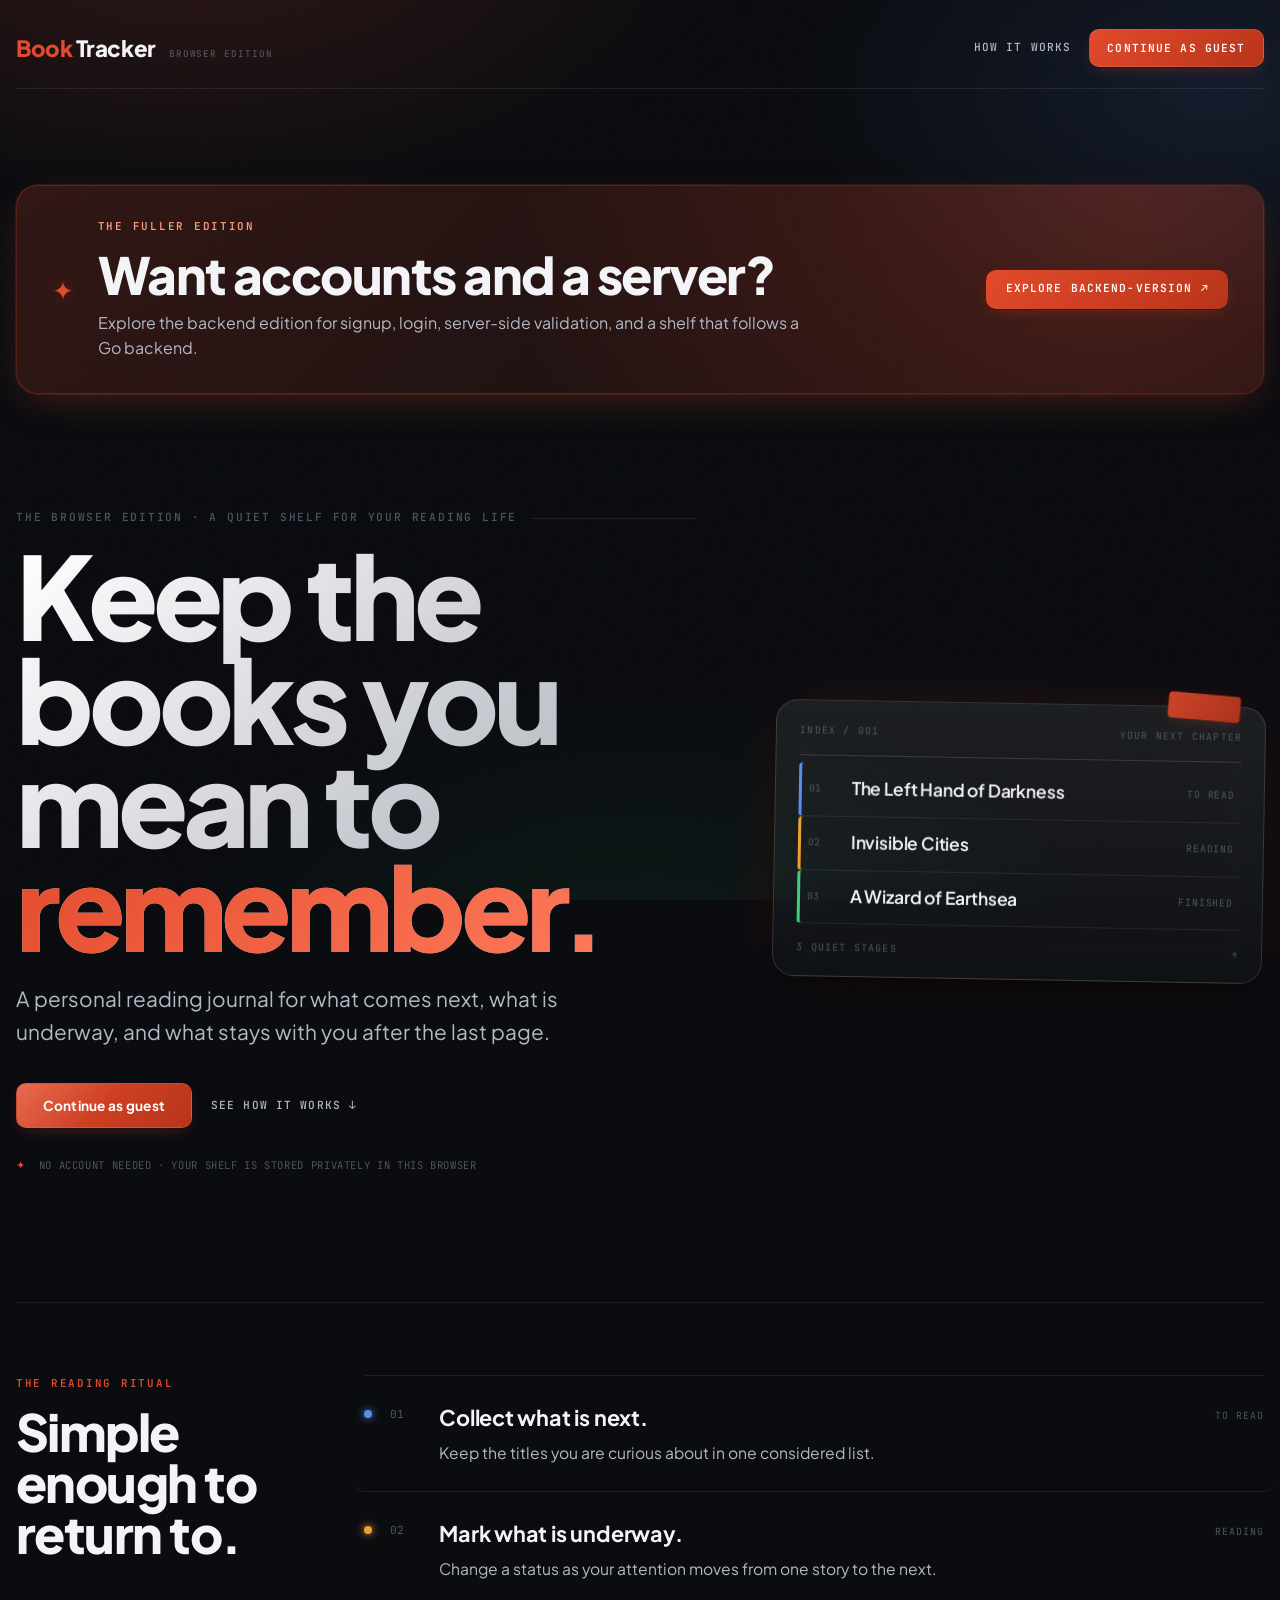
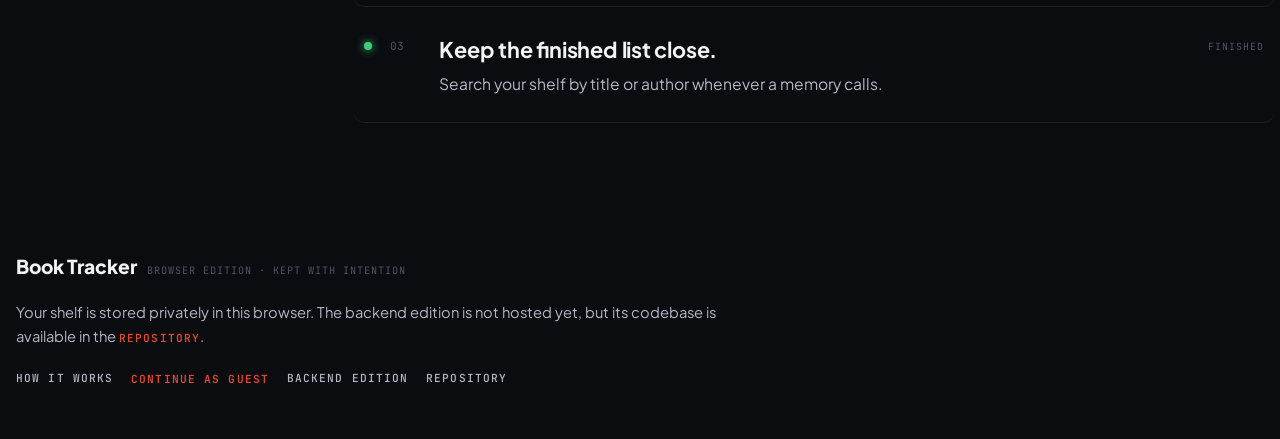
<file: index.html>
<!DOCTYPE html>
<html lang="en">
<head>
  <meta charset="UTF-8">
  <meta name="viewport" content="width=device-width, initial-scale=1.0">
  <meta name="theme-color" content="#0b0d12">
  <meta name="color-scheme" content="dark">
  <title>Book Tracker</title>
  <link rel="icon" href="data:image/svg+xml,%3Csvg xmlns='http://www.w3.org/2000/svg' viewBox='0 0 32 32'%3E%3Crect width='32' height='32' fill='%23f6f1e6'/%3E%3Crect x='6' y='5' width='20' height='22' fill='none' stroke='%23221d15' stroke-width='2.5'/%3E%3Cline x1='16' y1='5' x2='16' y2='27' stroke='%23221d15' stroke-width='2.5'/%3E%3C/svg%3E">
  <link rel="preconnect" href="https://fonts.googleapis.com">
  <link rel="preconnect" href="https://fonts.gstatic.com" crossorigin>
  <link href="https://fonts.googleapis.com/css2?family=Plus+Jakarta+Sans:ital,wght@0,300..800;1,300..800&family=JetBrains+Mono:wght@400;500;600&display=swap" rel="stylesheet">
  <link rel="stylesheet" href="style.css">
</head>
<body>
  
  <a class="skip-link" href="#main-content">Skip to main content</a>

  <main id="main-content">

    <!-- Landing page: no account required -->
    <section class="landing site-shell" id="landing">
      <header class="site-nav">
        <a class="brand" href="index.html" aria-label="Book Tracker home"><em>Book</em> Tracker <span>browser edition</span></a>
        <nav class="site-nav__links" aria-label="Main navigation">
          <a class="nav-link" href="#how-it-works">How it works</a>
          <button type="button" class="nav-cta" data-guest-enter>Continue as guest</button>
        </nav>
      </header>

      <section class="landing-hero" aria-labelledby="hero-heading">
              <section class="landing-note" aria-label="Backend edition available">
        <span class="landing-note__mark" aria-hidden="true">&#10022;</span>
        <div>
          <p class="section-heading__eyebrow">The fuller edition</p>
          <h2>Want accounts and a server?</h2>
          <p>Explore the backend edition for signup, login, server-side validation, and a shelf that follows a Go backend.</p>
        </div>
        <a class="text-link" href="https://github.com/Aswanidev-vs/book-tracker/">Explore backend-version <span aria-hidden="true">&#8599;</span></a>
      </section>
        <div class="landing-hero__copy">
          <p class="kicker">The browser edition &middot; A quiet shelf for your reading life</p>
          <h1 id="hero-heading">Keep the books you mean to <em>remember.</em></h1>
          <p class="landing-hero__lede">A personal reading journal for what comes next, what is underway, and what stays with you after the last page.</p>
          <div class="hero-actions">
            <button type="button" class="btn btn--link" data-guest-enter>Continue as guest</button>
            <a class="text-link" href="#how-it-works">See how it works <span aria-hidden="true">&#8595;</span></a>
          </div>
          <p class="hero-note"><span aria-hidden="true">&#10022;</span> No account needed &middot; your shelf is stored privately in this browser</p>
        </div>

        <div class="shelf-preview" aria-label="A sample reading shelf">
          <div class="shelf-preview__top"><span>INDEX / 001</span><span>YOUR NEXT CHAPTER</span></div>
          <div class="shelf-preview__rule"></div>
          <div class="shelf-row shelf-row--toread"><span class="shelf-row__number">01</span><span class="shelf-row__title">The Left Hand of Darkness</span><span class="shelf-row__status">To read</span></div>
          <div class="shelf-row shelf-row--reading"><span class="shelf-row__number">02</span><span class="shelf-row__title">Invisible Cities</span><span class="shelf-row__status">Reading</span></div>
          <div class="shelf-row shelf-row--finished"><span class="shelf-row__number">03</span><span class="shelf-row__title">A Wizard of Earthsea</span><span class="shelf-row__status">Finished</span></div>
          <div class="shelf-preview__foot"><span>3 quiet stages</span><span>&rarr;</span></div>
        </div>
      </section>

      <section class="ritual-section" id="how-it-works" aria-labelledby="ritual-heading">
        <div class="section-heading">
          <p class="section-heading__eyebrow">The reading ritual</p>
          <h2 id="ritual-heading">Simple enough to return to.</h2>
        </div>
        
        <div class="ritual-list">
          <article class="ritual-row"><span class="ritual-row__marker ritual-row__marker--blue" aria-hidden="true"></span><span class="ritual-row__number">01</span><div><h3>Collect what is next.</h3><p>Keep the titles you are curious about in one considered list.</p></div><span class="ritual-row__aside">TO READ</span></article>
          <article class="ritual-row"><span class="ritual-row__marker ritual-row__marker--ochre" aria-hidden="true"></span><span class="ritual-row__number">02</span><div><h3>Mark what is underway.</h3><p>Change a status as your attention moves from one story to the next.</p></div><span class="ritual-row__aside">READING</span></article>
          <article class="ritual-row"><span class="ritual-row__marker ritual-row__marker--green" aria-hidden="true"></span><span class="ritual-row__number">03</span><div><h3>Keep the finished list close.</h3><p>Search your shelf by title or author whenever a memory calls.</p></div><span class="ritual-row__aside">FINISHED</span></article>
        </div>
      </section>



      <footer class="site-footer">
        <div class="site-footer__brand">
          <strong>Book Tracker</strong>
          <span>Browser edition &middot; kept with intention</span>
        </div>
        <p class="site-footer__note">
          Your shelf is stored privately in this browser. The backend edition is not hosted yet,
          but its codebase is available in the
          <a href="https://github.com/Aswanidev-vs/book-tracker" target="_blank" rel="noopener noreferrer">repository</a>.
        </p>
        <nav class="site-footer__links" aria-label="Footer navigation">
          <a class="text-link" href="#how-it-works">How it works</a>
          <button type="button" class="nav-button" data-guest-enter>Continue as guest</button>
          <a class="text-link" href="backend-version/">Backend edition</a>
          <a class="text-link" href="https://github.com/Aswanidev-vs/book-tracker" target="_blank" rel="noopener noreferrer">Repository</a>
        </nav>
      </footer>
    </section>

    <!-- Existing Book Tracker: hidden until guest entry -->
    <div class="page" id="tracker" hidden>

      <header class="masthead">
        <p class="kicker">Est. 2026 &middot; A quiet shelf for your reading life</p>
        <h1 class="masthead__title"><em>Book</em>&nbsp;Tracker</h1>
      </header>

      <aside class="backend-upgrade-note" aria-label="Backend edition available">
        <div><strong>Want the fuller edition?</strong><br>The backend version adds accounts, login, and a shelf backed by a Go server. Its code is in the repository; a hosted version is not available yet.</div>
        <a href="https://github.com/Aswanidev-vs/book-tracker">Explore backend-version &rarr;</a>
      </aside>

      <main>

        <section class="panel" aria-labelledby="add-heading">
          <h2 class="panel__label" id="add-heading">Add a Book</h2>
          <form class="book-form" id="add-book-form" novalidate>
            <div class="field">
              <label for="book-title">Title</label>
              <input type="text" id="book-title" name="title" placeholder="Moby-Dick" autocomplete="off" aria-describedby="title-error">
              <p class="field-error" id="title-error" role="alert" hidden></p>
            </div>
            <div class="field">
              <label for="book-author">Author</label>
              <input type="text" id="book-author" name="author" placeholder="Herman Melville" autocomplete="off" aria-describedby="author-error">
              <p class="field-error" id="author-error" role="alert" hidden></p>
            </div>
            <div class="field">
              <label for="book-status">Status</label>
              <div class="select-frame">
                <select id="book-status" name="status">
                  <option value="To Read" selected>To Read</option>
                  <option value="Reading">Reading</option>
                  <option value="Finished">Finished</option>
                </select>
              </div>
            </div>
            <button type="submit" class="btn">Add Book</button>
          </form>
        </section>

        <section class="panel" aria-labelledby="library-heading">
          <div class="library__bar">
            <h2 class="panel__label" id="library-heading">The Library</h2>
            <div class="search">
              <label for="search-input">Search</label>
              <input type="search" id="search-input" placeholder="Title or author&hellip;" autocomplete="off">
              <button type="button" class="search__clear" id="search-clear" hidden>Clear</button>
            </div>
          </div>
          <p class="stats" id="stats" aria-live="polite"></p>
          <ul class="book-list" id="book-list">
            <li class="empty-state">
              <p class="empty-state__line">Your shelf is empty.</p>
              <p class="empty-state__quote">&ldquo;A room without books is like a body without a soul.&rdquo;</p>
              <p class="empty-state__hint">Add your first book with the form above.</p>
            </li>
          </ul>
        </section>

      </main>

      <footer class="colophon">
        <p id="storage-warning" class="storage-warning" role="status" hidden></p>
        <p>
          Book Tracker &middot; kept privately in your browser
          &nbsp;&middot;&nbsp;
          <button type="button" class="nav-button" data-landing-return>Back to landing</button>
        </p>
      </footer>

    </div>

  </main>

  <script src="app.js" defer></script>
</body>
</html>
</file>
<file: style.css>
/* Book Tracker — modern dark SaaS
   Deep charcoal surfaces, crisp sans, vermilion accent, glass panels,
   subtle gradient mesh, tactile controls. */

:root {
  /* Surfaces */
  --bg: #0a0c10;
  --bg-2: #0f1117;
  --surface: rgba(255, 255, 255, 0.04);
  --surface-2: rgba(255, 255, 255, 0.06);
  --surface-3: rgba(255, 255, 255, 0.09);
  --card: #14161d;
  --card-2: #1a1d26;
  --card-hover: #1e2230;

  /* Text */
  --ink: #f3f4f7;
  --ink-soft: #b4b8c4;
  --ink-faint: #7a8090;
  --ink-mute: #4f5463;

  /* Borders */
  --hairline: rgba(255, 255, 255, 0.08);
  --hairline-strong: rgba(255, 255, 255, 0.14);

  /* Accent — vermilion */
  --accent: #e24a2b;
  --accent-soft: rgba(226, 74, 43, 0.14);
  --accent-glow: rgba(226, 74, 43, 0.35);
  --accent-deep: #b8341a;

  /* Status */
  --status-toread: #5b8def;
  --status-reading: #f0a030;
  --status-finished: #3ecf7a;

  /* Type */
  --font-display: "Plus Jakarta Sans", system-ui, -apple-system, "Segoe UI", sans-serif;
  --font-body: "Plus Jakarta Sans", system-ui, -apple-system, "Segoe UI", sans-serif;
  --font-mono: "JetBrains Mono", "SF Mono", "Consolas", monospace;

  /* Elevation */
  --shadow-sm: 0 1px 2px rgba(0, 0, 0, 0.4);
  --shadow-md: 0 8px 24px -8px rgba(0, 0, 0, 0.6), 0 2px 6px rgba(0, 0, 0, 0.3);
  --shadow-lg: 0 24px 60px -20px rgba(0, 0, 0, 0.8), 0 4px 12px rgba(0, 0, 0, 0.4);
  --shadow-glow: 0 0 0 1px var(--accent-soft), 0 12px 40px -12px var(--accent-glow);
  --shadow-btn: 0 1px 0 rgba(0,0,0,0.3), 0 6px 16px -6px rgba(226, 74, 43, 0.35);

  --radius-sm: 6px;
  --radius-md: 10px;
  --radius-lg: 16px;
  --radius-xl: 22px;
}

*,
*::before,
*::after {
  box-sizing: border-box;
}

html {
  scroll-behavior: smooth;
}

body {
  margin: 0;
  font-family: var(--font-body);
  font-size: 1rem;
  line-height: 1.6;
  color: var(--ink);
  background-color: var(--bg);
  background-image:
    radial-gradient(900px 500px at 15% -10%, rgba(226, 74, 43, 0.18), transparent 60%),
    radial-gradient(700px 400px at 95% 10%, rgba(91, 141, 239, 0.12), transparent 60%),
    radial-gradient(800px 500px at 50% 110%, rgba(62, 207, 122, 0.08), transparent 60%);
  background-attachment: fixed;
  -webkit-font-smoothing: antialiased;
  text-rendering: optimizeLegibility;
  font-feature-settings: "kern", "liga";
  min-height: 100vh;
}

/* Subtle noise overlay */
body::after {
  content: "";
  position: fixed;
  inset: 0;
  z-index: 2000;
  pointer-events: none;
  opacity: 0.025;
  mix-blend-mode: overlay;
  background-image: url('data:image/svg+xml;utf8,<svg xmlns="http://www.w3.org/2000/svg" width="200" height="200"><filter id="n"><feTurbulence type="fractalNoise" baseFrequency="0.8" numOctaves="2" stitchTiles="stitch"/></filter><rect width="200" height="200" filter="url(%23n)" opacity="0.7"/></svg>');
}

::selection {
  background: var(--accent);
  color: #fff;
}

a { color: inherit; text-decoration: none; }

/* ---------- Page frame ---------- */

.page {
  max-width: 48rem;
  margin: 0 auto;
  padding: clamp(2rem, 5vw, 4rem) clamp(1rem, 4vw, 2rem) 3rem;
}

/* ---------- Masthead ---------- */

.masthead {
  padding-bottom: 1.8rem;
  margin-bottom: 2.8rem;
  position: relative;
  border-bottom: 1px solid var(--hairline);
}

.kicker {
  display: flex;
  align-items: center;
  gap: 0.8rem;
  margin: 0 0 1rem;
  font-family: var(--font-mono);
  font-size: 0.7rem;
  font-weight: 500;
  text-transform: uppercase;
  letter-spacing: 0.16em;
  color: var(--accent);
}

.kicker::after {
  content: "";
  flex: 1;
  height: 1px;
  background: var(--hairline);
}

.masthead__title {
  margin: 0;
  font-family: var(--font-display);
  font-weight: 800;
  font-size: clamp(3rem, 9vw, 5rem);
  line-height: 0.95;
  letter-spacing: -0.035em;
  background: linear-gradient(135deg, #ffffff 0%, #cfd2da 100%);
  -webkit-background-clip: text;
  background-clip: text;
  color: transparent;
}

.masthead__title em {
  font-style: normal;
  background: linear-gradient(135deg, var(--accent) 0%, #ff7a5c 100%);
  -webkit-background-clip: text;
  background-clip: text;
  color: transparent;
  font-weight: 800;
}

/* ---------- Panels (glass) ---------- */

.panel {
  background: linear-gradient(180deg, rgba(255,255,255,0.05), rgba(255,255,255,0.02));
  border: 1px solid var(--hairline);
  border-radius: var(--radius-lg);
  backdrop-filter: blur(12px);
  -webkit-backdrop-filter: blur(12px);
  box-shadow: var(--shadow-md);
  padding: clamp(1.5rem, 3vw, 2.2rem);
  margin-bottom: 2.4rem;
  transition: border-color 0.25s ease, box-shadow 0.25s ease, transform 0.25s ease;
}

.panel:hover {
  border-color: var(--hairline-strong);
  box-shadow: var(--shadow-lg);
}

.panel__label {
  display: flex;
  align-items: center;
  gap: 0.7rem;
  margin: 0 0 1.6rem;
  font-family: var(--font-mono);
  font-size: 0.72rem;
  font-weight: 600;
  text-transform: uppercase;
  letter-spacing: 0.16em;
  color: var(--ink-soft);
}

.panel__label::before {
  content: "";
  width: 8px;
  height: 8px;
  border-radius: 2px;
  background: var(--accent);
  flex: none;
  box-shadow: 0 0 12px var(--accent-glow);
}

.panel__label::after {
  content: "";
  flex: 1;
  height: 1px;
  background: var(--hairline);
}

/* ---------- Add-book form ---------- */

.book-form {
  display: grid;
  grid-template-columns: 1fr 1fr minmax(9rem, auto) auto;
  gap: 1rem 1.2rem;
  align-items: end;
}

.field {
  display: flex;
  flex-direction: column;
  gap: 0.5rem;
  min-width: 0;
}

.field label {
  font-family: var(--font-mono);
  font-size: 0.68rem;
  font-weight: 500;
  text-transform: uppercase;
  letter-spacing: 0.14em;
  color: var(--ink-soft);
}

input[type="text"],
input[type="search"],
select {
  width: 100%;
  font-family: var(--font-body);
  font-size: 0.95rem;
  color: var(--ink);
  background: var(--surface-2);
  border: 1px solid var(--hairline);
  border-radius: var(--radius-md);
  padding: 0.78rem 0.95rem;
  transition: border-color 0.2s ease, background-color 0.2s ease, box-shadow 0.2s ease;
}

input[type="text"]:hover,
input[type="search"]:hover,
select:hover {
  border-color: var(--hairline-strong);
  background: var(--surface-3);
}

input[type="text"]:focus,
input[type="search"]:focus,
select:focus {
  outline: none;
  border-color: var(--accent);
  background: var(--surface-3);
  box-shadow: 0 0 0 3px var(--accent-soft), 0 0 20px -4px var(--accent-glow);
}

input::placeholder {
  color: var(--ink-mute);
  opacity: 1;
}

.select-frame {
  position: relative;
}

select {
  appearance: none;
  -webkit-appearance: none;
  padding-right: 2.6rem;
  cursor: pointer;
  background-image: url("data:image/svg+xml,%3Csvg xmlns='http://www.w3.org/2000/svg' width='12' height='12' viewBox='0 0 24 24' fill='none' stroke='%23b4b8c4' stroke-width='2' stroke-linecap='round' stroke-linejoin='round'%3E%3Cpolyline points='6 9 12 15 18 9'%3E%3C/polyline%3E%3C/svg%3E");
  background-repeat: no-repeat;
  background-position: right 0.85rem center;
  background-size: 0.8rem;
}

/* Ensure dropdown option text is visible in dark theme */
select option {
  background-color: #1a1d26;
  color: #f3f4f7;
}

select option:checked {
  background-color: #e24a2b;
  color: #ffffff;
}

.btn {
  font-family: var(--font-display);
  font-size: 0.85rem;
  font-weight: 700;
  letter-spacing: 0.02em;
  color: #fff;
  background: linear-gradient(135deg, var(--accent) 0%, var(--accent-deep) 100%);
  border: 1px solid rgba(255, 255, 255, 0.1);
  border-radius: var(--radius-md);
  padding: 0.8rem 1.6rem;
  cursor: pointer;
  box-shadow: var(--shadow-btn);
  transition: transform 0.18s ease, box-shadow 0.18s ease, filter 0.18s ease;
  position: relative;
  overflow: hidden;
}

.btn::before {
  content: "";
  position: absolute;
  inset: 0;
  background: linear-gradient(135deg, rgba(255,255,255,0.18), transparent 50%);
  pointer-events: none;
}

.btn:hover {
  transform: translateY(-2px);
  box-shadow: 0 2px 0 rgba(0,0,0,0.2), 0 14px 28px -8px var(--accent-glow);
  filter: brightness(1.08);
}

.btn:active {
  transform: translateY(0);
  box-shadow: 0 1px 0 rgba(0,0,0,0.3);
}

.btn:focus-visible {
  outline: none;
  box-shadow: 0 0 0 3px var(--accent-soft), var(--shadow-btn);
}

.form-error {
  grid-column: 1 / -1;
  margin: 0;
  font-size: 0.88rem;
  font-weight: 500;
  color: var(--accent);
}

.form-error[hidden] { display: none; }

.field-error {
  margin: 0;
  font-size: 0.82rem;
  font-weight: 500;
  color: var(--accent);
}

.field-error[hidden] { display: none; }

/* ---------- Library bar + search ---------- */

.library__bar {
  display: flex;
  flex-wrap: wrap;
  align-items: center;
  justify-content: space-between;
  gap: 1rem;
  margin-bottom: 1.3rem;
}

.library__bar .panel__label {
  margin-bottom: 0;
}

.search {
  display: flex;
  align-items: center;
  gap: 0.6rem;
  flex: 1 1 15rem;
  max-width: 24rem;
  min-width: 0;
  position: relative;
}

.search label {
  font-family: var(--font-mono);
  font-size: 0.68rem;
  font-weight: 500;
  text-transform: uppercase;
  letter-spacing: 0.14em;
  color: var(--ink-soft);
  white-space: nowrap;
}

.search input[type="search"] {
  padding-left: 2.4rem;
  background-image: url("data:image/svg+xml,%3Csvg xmlns='http://www.w3.org/2000/svg' width='16' height='16' viewBox='0 0 24 24' fill='none' stroke='%237a8090' stroke-width='2' stroke-linecap='round' stroke-linejoin='round'%3E%3Ccircle cx='11' cy='11' r='8'%3E%3C/circle%3E%3Cline x1='21' y1='21' x2='16.65' y2='16.65'%3E%3C/line%3E%3C/svg%3E");
  background-repeat: no-repeat;
  background-position: 0.8rem center;
  background-size: 1rem;
}

.search__clear {
  font-family: var(--font-mono);
  font-size: 0.68rem;
  font-weight: 600;
  text-transform: uppercase;
  letter-spacing: 0.08em;
  color: var(--ink-soft);
  background: var(--surface-2);
  border: 1px solid var(--hairline);
  border-radius: var(--radius-sm);
  padding: 0.5rem 0.8rem;
  cursor: pointer;
  white-space: nowrap;
  transition: color 0.2s ease, border-color 0.2s ease, background-color 0.2s ease;
}

.search__clear:hover {
  color: var(--accent);
  border-color: var(--accent);
  background: var(--accent-soft);
}

.search__clear[hidden] { display: none; }

.stats {
  display: flex;
  flex-wrap: wrap;
  gap: 0.5rem 0.8rem;
  margin: 0 0 1.4rem;
  font-family: var(--font-mono);
  font-size: 0.72rem;
  letter-spacing: 0.04em;
  color: var(--ink-soft);
}

.stats__item {
  display: inline-flex;
  align-items: center;
  gap: 0.55rem;
  padding: 0.4rem 0.85rem;
  background: var(--surface-2);
  border: 1px solid var(--hairline);
  border-radius: 999px;
  transition: border-color 0.2s ease, background-color 0.2s ease;
}

.stats__item:hover {
  border-color: var(--hairline-strong);
  background: var(--surface-3);
}

.stats__dot {
  width: 8px;
  height: 8px;
  border-radius: 50%;
  flex: none;
  box-shadow: 0 0 8px currentColor;
}

.stats__dot--toread { background: var(--status-toread); color: var(--status-toread); }
.stats__dot--reading { background: var(--status-reading); color: var(--status-reading); }
.stats__dot--finished { background: var(--status-finished); color: var(--status-finished); }

/* ---------- Book list ---------- */

.book-list {
  list-style: none;
  margin: 0;
  padding: 0;
  display: flex;
  flex-direction: column;
  gap: 0.85rem;
}

.book {
  display: grid;
  grid-template-columns: 2.6rem minmax(0, 1fr) auto;
  gap: 0.6rem 1.2rem;
  align-items: center;
  padding: 1.2rem 1.3rem;
  background: linear-gradient(180deg, rgba(255,255,255,0.04), rgba(255,255,255,0.015));
  border: 1px solid var(--hairline);
  border-radius: var(--radius-lg);
  box-shadow: var(--shadow-sm);
  transition: transform 0.22s ease, box-shadow 0.22s ease, border-color 0.22s ease, background 0.22s ease;
  position: relative;
  overflow: hidden;
}

.book::before {
  content: "";
  position: absolute;
  left: 0;
  top: 0;
  bottom: 0;
  width: 3px;
  background: var(--hairline-strong);
  transition: background-color 0.2s ease, box-shadow 0.2s ease;
}

.book[data-status="To Read"]::before { background: var(--status-toread); box-shadow: 0 0 12px rgba(91,141,239,0.5); }
.book[data-status="Reading"]::before { background: var(--status-reading); box-shadow: 0 0 12px rgba(240,160,48,0.5); }
.book[data-status="Finished"]::before { background: var(--status-finished); box-shadow: 0 0 12px rgba(62,207,122,0.5); }

.book:hover {
  transform: translateY(-3px);
  border-color: var(--hairline-strong);
  background: linear-gradient(180deg, rgba(255,255,255,0.06), rgba(255,255,255,0.025));
  box-shadow: var(--shadow-md);
}

.book__no {
  font-family: var(--font-mono);
  font-size: 0.72rem;
  font-variant-numeric: tabular-nums;
  color: var(--ink-mute);
  align-self: start;
  padding-top: 0.2rem;
}

.book__body { min-width: 0; }

.book__title {
  margin: 0 0 0.3rem;
  font-family: var(--font-display);
  font-weight: 700;
  font-size: 1.15rem;
  line-height: 1.25;
  overflow-wrap: break-word;
  letter-spacing: -0.01em;
  color: var(--ink);
}

.book__author {
  margin: 0;
  font-size: 0.9rem;
  color: var(--ink-soft);
  overflow-wrap: break-word;
}

.book__controls {
  display: flex;
  align-items: center;
  gap: 0.6rem;
  flex-wrap: wrap;
  justify-content: flex-end;
}

.book__status {
  width: auto;
  min-width: 9rem;
  font-family: var(--font-mono);
  font-size: 0.68rem;
  font-weight: 600;
  text-transform: uppercase;
  letter-spacing: 0.06em;
  padding: 0.55rem 2.6rem 0.55rem 0.9rem;
  background: var(--surface-2);
  border: 1px solid var(--hairline);
  border-radius: var(--radius-md);
  color: var(--ink-soft);
  cursor: pointer;
  transition: border-color 0.2s ease, color 0.2s ease, background-color 0.2s ease, box-shadow 0.2s ease;
  background-image: url("data:image/svg+xml,%3Csvg xmlns='http://www.w3.org/2000/svg' width='12' height='12' viewBox='0 0 24 24' fill='none' stroke='%23b4b8c4' stroke-width='2' stroke-linecap='round' stroke-linejoin='round'%3E%3Cpolyline points='6 9 12 15 18 9'%3E%3C/polyline%3E%3C/svg%3E");
  background-repeat: no-repeat;
  background-position: right 0.85rem center;
  background-size: 0.8rem;
}

.book__status:hover {
  border-color: var(--hairline-strong);
  background-color: var(--surface-3);
}

.book__status:focus {
  outline: none;
  border-color: var(--accent);
  box-shadow: 0 0 0 3px var(--accent-soft);
}

.book[data-status="To Read"] .book__status {
  border-color: rgba(91,141,239,0.4);
  color: var(--status-toread);
  background-color: rgba(91,141,239,0.08);
}
.book[data-status="Reading"] .book__status {
  border-color: rgba(240,160,48,0.4);
  color: var(--status-reading);
  background-color: rgba(240,160,48,0.08);
}
.book[data-status="Finished"] .book__status {
  border-color: rgba(62,207,122,0.4);
  color: var(--status-finished);
  background-color: rgba(62,207,122,0.08);
}

.book__delete {
  font-family: var(--font-mono);
  font-size: 0.68rem;
  font-weight: 600;
  text-transform: uppercase;
  letter-spacing: 0.06em;
  color: var(--ink-soft);
  background: var(--surface-2);
  border: 1px solid var(--hairline);
  border-radius: var(--radius-sm);
  padding: 0.5rem 0.8rem;
  cursor: pointer;
  transition: color 0.2s ease, background-color 0.2s ease, border-color 0.2s ease;
}

.book__delete:hover {
  color: #fff;
  background: var(--accent);
  border-color: var(--accent);
  box-shadow: 0 4px 14px -4px var(--accent-glow);
}

/* ---------- Empty / no-results states ---------- */

.empty-state {
  text-align: center;
  padding: 3.2rem 1.5rem 2.6rem;
  color: var(--ink-soft);
  border: 1px dashed var(--hairline-strong);
  border-radius: var(--radius-lg);
  background: var(--surface);
  backdrop-filter: blur(8px);
}

.empty-state__line {
  margin: 0 0 0.6rem;
  font-family: var(--font-display);
  font-weight: 700;
  font-size: 1.3rem;
  color: var(--ink);
  letter-spacing: -0.01em;
}

.empty-state__quote {
  margin: 0 0 0.8rem;
  font-style: italic;
  color: var(--ink-soft);
  max-width: 36ch;
  margin-inline: auto;
  line-height: 1.5;
}

.empty-state__hint {
  margin: 0;
  font-family: var(--font-mono);
  font-size: 0.7rem;
  text-transform: uppercase;
  letter-spacing: 0.1em;
  color: var(--ink-mute);
}

/* ---------- Colophon ---------- */

.storage-warning {
  margin: 0 0 0.6rem;
  font-family: var(--font-mono);
  font-size: 0.68rem;
  text-transform: uppercase;
  letter-spacing: 0.1em;
  color: #fff;
  padding: 0.55rem 0.85rem;
  background: var(--accent);
  border-radius: var(--radius-sm);
  display: inline-block;
  box-shadow: 0 4px 14px -4px var(--accent-glow);
}

.storage-warning[hidden] { display: none; }

.colophon {
  text-align: center;
  padding-top: 1.6rem;
  border-top: 1px solid var(--hairline);
}

.colophon p {
  margin: 0;
  font-family: var(--font-mono);
  font-size: 0.66rem;
  text-transform: uppercase;
  letter-spacing: 0.14em;
  color: var(--ink-mute);
}

/* ---------- Focus + motion ---------- */

:focus-visible {
  outline: 2px solid var(--accent);
  outline-offset: 2px;
  border-radius: 4px;
}

input:focus-visible,
select:focus-visible {
  outline: none;
}

@keyframes fade-up {
  from { opacity: 0; transform: translateY(12px); }
  to { opacity: 1; transform: translateY(0); }
}

@keyframes glow-pulse {
  0%, 100% { box-shadow: 0 0 0 0 var(--accent-soft); }
  50% { box-shadow: 0 0 0 6px transparent; }
}

@media (prefers-reduced-motion: reduce) {
  *,
  *::before,
  *::after {
    transition-duration: 0.01ms !important;
    animation-duration: 0.01ms !important;
    animation-iteration-count: 1 !important;
  }
  html { scroll-behavior: auto; }
}

/* ---------- Responsive ---------- */

@media (max-width: 40rem) {
  .book-form {
    grid-template-columns: 1fr;
  }
  .btn {
    width: 100%;
  }
  .book {
    grid-template-columns: 2.2rem minmax(0, 1fr);
    padding: 1rem;
  }
  .book__controls {
    grid-column: 2;
    margin-top: 0.8rem;
    justify-content: flex-start;
  }
  .search {
    max-width: none;
  }
}

@media (max-width: 30rem) {
  .book__status {
    min-width: 0;
    flex: 1;
  }
}

/* ---------- Backend upgrade note ---------- */

.backend-upgrade-note {
  display: flex;
  align-items: center;
  justify-content: space-between;
  gap: 1rem;
  margin: -0.4rem 0 2.6rem;
  padding: 1rem 1.2rem;
  color: var(--ink);
  background: linear-gradient(135deg, var(--accent-soft), transparent);
  border: 1px solid var(--hairline-strong);
  border-left: 3px solid var(--accent);
  border-radius: var(--radius-md);
  font-size: 0.88rem;
  line-height: 1.55;
  backdrop-filter: blur(8px);
}

.backend-upgrade-note strong {
  color: var(--accent);
  font-weight: 700;
}

.backend-upgrade-note a {
  color: #fff;
  font-weight: 600;
  white-space: nowrap;
  padding: 0.45rem 0.9rem;
  background: var(--accent);
  border-radius: var(--radius-sm);
  transition: filter 0.2s ease, transform 0.2s ease;
}

.backend-upgrade-note a:hover {
  filter: brightness(1.1);
  transform: translateY(-1px);
}

@media (max-width: 40rem) {
  .backend-upgrade-note {
    align-items: flex-start;
    flex-direction: column;
  }
}

/* ---------- Landing page ---------- */

[hidden] { display: none !important; }

.landing { display: block; }

.skip-link {
  position: absolute;
  top: 0.5rem;
  left: 0.75rem;
  z-index: 2100;
  padding: 0.5rem 0.75rem;
  color: #fff;
  background: var(--accent);
  text-decoration: none;
  border-radius: var(--radius-sm);
  transform: translateY(-150%);
  transition: transform 0.2s ease;
  font-family: var(--font-mono);
  font-size: 0.75rem;
  font-weight: 600;
  text-transform: uppercase;
  letter-spacing: 0.1em;
}

.skip-link:focus { transform: translateY(0); }

.site-shell {
  width: min(100% - 2rem, 80rem);
  margin: 0 auto;
  padding: 1.8rem 0 3rem;
}

.site-nav {
  display: flex;
  align-items: center;
  justify-content: space-between;
  gap: 1.5rem;
  padding-bottom: 1.3rem;
  border-bottom: 1px solid var(--hairline);
}

.brand {
  color: var(--ink);
  font-family: var(--font-display);
  font-size: 1.4rem;
  font-weight: 800;
  line-height: 1;
  text-decoration: none;
  white-space: nowrap;
  letter-spacing: -0.02em;
  transition: color 0.2s ease, transform 0.2s ease;
}

.brand:hover { color: var(--accent); }

.brand em {
  color: var(--accent);
  font-style: normal;
  font-weight: 800;
}

.brand span {
  margin-left: 0.6rem;
  font-family: var(--font-mono);
  font-size: 0.58rem;
  font-weight: 500;
  letter-spacing: 0.1em;
  text-transform: uppercase;
  color: var(--ink-mute);
}

.site-nav__links {
  display: flex;
  align-items: center;
  justify-content: flex-end;
  gap: 1.1rem;
  min-width: 0;
}

.nav-link,
.text-link,
.site-footer a {
  color: var(--ink-soft);
  font-family: var(--font-mono);
  font-size: 0.7rem;
  font-weight: 500;
  letter-spacing: 0.1em;
  text-decoration: none;
  text-transform: uppercase;
  transition: color 0.2s ease;
}

.nav-link:hover,
.text-link:hover,
.site-footer a:hover {
  color: var(--accent);
}

.nav-cta,
.nav-button {
  font-family: var(--font-mono);
  font-size: 0.7rem;
  font-weight: 600;
  letter-spacing: 0.1em;
  text-transform: uppercase;
  cursor: pointer;
  transition: all 0.2s ease;
}

.nav-cta {
  padding: 0.7rem 1.1rem;
  color: #fff;
  background: linear-gradient(135deg, var(--accent), var(--accent-deep));
  border: 1px solid rgba(255,255,255,0.1);
  border-radius: var(--radius-md);
  text-decoration: none;
  box-shadow: var(--shadow-btn);
}

.nav-cta:hover {
  transform: translateY(-2px);
  box-shadow: 0 2px 0 rgba(0,0,0,0.2), 0 14px 28px -8px var(--accent-glow);
}

.nav-button {
  padding: 0.3rem 0;
  color: var(--accent);
  background: none;
  border: 0;
}

.nav-button:hover {
  text-decoration: underline;
  text-underline-offset: 0.25rem;
}

.btn--link { display: inline-block; text-decoration: none; }

/* Landing hero */

.landing-hero {
  display: grid;
  grid-template-columns: minmax(0, 1fr) minmax(22rem, 0.72fr);
  gap: clamp(2rem, 6vw, 6rem);
  align-items: center;
  min-height: 42rem;
  padding: clamp(3rem, 8vw, 6rem) 0 clamp(4rem, 9vw, 7rem);
  position: relative;
}

.landing-hero > .landing-note {
  grid-column: 1 / -1;
  align-self: center;
  margin-bottom: clamp(1.5rem, 3vw, 2.5rem);
  animation: fade-up 0.6s ease both;
}

.landing-hero__copy {
  animation: fade-up 0.7s ease 0.05s both;
}

.landing-hero__copy .kicker {
  color: var(--ink-mute);
}

.landing-hero__copy h1 {
  max-width: 12ch;
  margin: 0 0 1.5rem;
  font-family: var(--font-display);
  font-size: clamp(3.8rem, 9vw, 7.6rem);
  font-weight: 800;
  letter-spacing: -0.045em;
  line-height: 0.9;
  background: linear-gradient(135deg, #ffffff 0%, #a0a4b0 100%);
  -webkit-background-clip: text;
  background-clip: text;
  color: transparent;
}

.landing-hero__copy h1 em {
  font-style: normal;
  background: linear-gradient(135deg, var(--accent) 0%, #ff7a5c 100%);
  -webkit-background-clip: text;
  background-clip: text;
  color: transparent;
}

.landing-hero__lede {
  max-width: 34rem;
  margin: 0;
  color: var(--ink-soft);
  font-size: clamp(1.05rem, 2vw, 1.3rem);
  line-height: 1.6;
}

.hero-actions {
  display: flex;
  align-items: center;
  flex-wrap: wrap;
  gap: 1.2rem;
  margin-top: 2.2rem;
}

.hero-note {
  margin: 1.8rem 0 0;
  color: var(--ink-mute);
  font-family: var(--font-mono);
  font-size: 0.66rem;
  letter-spacing: 0.06em;
  text-transform: uppercase;
}

.hero-note span { margin-right: 0.4rem; color: var(--accent); }

/* Shelf preview (glass card) */

.shelf-preview {
  position: relative;
  padding: 1.4rem 1.45rem 1.2rem;
  background: linear-gradient(180deg, rgba(255,255,255,0.07), rgba(255,255,255,0.02));
  border: 1px solid var(--hairline-strong);
  border-radius: var(--radius-xl);
  backdrop-filter: blur(16px);
  -webkit-backdrop-filter: blur(16px);
  box-shadow: var(--shadow-lg), 0 0 60px -20px var(--accent-glow);
  transform: rotate(1deg);
  animation: shelf-arrive 0.9s cubic-bezier(0.2, 0.8, 0.2, 1) both;
  transition: transform 0.4s ease, box-shadow 0.4s ease;
}

.shelf-preview:hover {
  transform: rotate(0deg) translateY(-6px);
  box-shadow: var(--shadow-lg), 0 0 80px -16px var(--accent-glow);
}

.shelf-preview::before {
  position: absolute;
  top: -0.8rem;
  right: 1.6rem;
  width: 4.5rem;
  height: 1.6rem;
  background: linear-gradient(135deg, var(--accent), var(--accent-deep));
  content: "";
  transform: rotate(4deg);
  border-radius: 4px;
  opacity: 0.9;
  box-shadow: 0 4px 14px -4px var(--accent-glow);
}

.shelf-preview__top,
.shelf-preview__foot {
  display: flex;
  justify-content: space-between;
  gap: 1rem;
  color: var(--ink-mute);
  font-family: var(--font-mono);
  font-size: 0.62rem;
  letter-spacing: 0.12em;
  text-transform: uppercase;
}

.shelf-preview__rule {
  height: 1px;
  margin: 1rem 0 0.4rem;
  background: var(--hairline-strong);
}

.shelf-row {
  display: grid;
  grid-template-columns: 2rem minmax(0, 1fr) auto;
  gap: 0.7rem;
  align-items: center;
  padding: 1.05rem 0.4rem;
  border-bottom: 1px solid var(--hairline);
  border-left: 3px solid transparent;
  transition: padding-left 0.25s ease, background-color 0.25s ease;
  border-radius: 4px;
}

.shelf-row:hover,
.shelf-row:focus-within {
  padding-left: 0.9rem;
  background: var(--accent-soft);
}

.shelf-row--toread { border-left-color: var(--status-toread); }
.shelf-row--reading { border-left-color: var(--status-reading); }
.shelf-row--finished { border-left-color: var(--status-finished); }

.shelf-row__number,
.shelf-row__status {
  color: var(--ink-mute);
  font-family: var(--font-mono);
  font-size: 0.62rem;
  letter-spacing: 0.08em;
  text-transform: uppercase;
}

.shelf-row__title {
  font-family: var(--font-display);
  font-size: 1.1rem;
  font-weight: 600;
  line-height: 1.1;
  letter-spacing: -0.01em;
  color: var(--ink);
}

.shelf-preview__foot {
  padding-top: 1rem;
  color: var(--ink-mute);
}

/* Ritual section */

.ritual-section {
  display: grid;
  grid-template-columns: minmax(12rem, 0.5fr) minmax(0, 1.5fr);
  gap: 3rem;
  padding: 4.5rem 0;
  border-top: 1px solid var(--hairline);
  margin-top: 1rem;
}

.section-heading__eyebrow {
  margin: 0 0 0.85rem;
  color: var(--accent);
  font-family: var(--font-mono);
  font-size: 0.68rem;
  font-weight: 600;
  letter-spacing: 0.16em;
  text-transform: uppercase;
}

.section-heading h2,
.landing-note h2 {
  margin: 0;
  font-family: var(--font-display);
  font-size: clamp(2rem, 4vw, 3.2rem);
  letter-spacing: -0.03em;
  line-height: 1;
  font-weight: 800;
  color: var(--ink);
}

.ritual-list {
  border-top: 1px solid var(--hairline);
}

.ritual-row {
  display: grid;
  grid-template-columns: 0.5rem 2rem minmax(0, 1fr) auto;
  gap: 1.1rem;
  align-items: start;
  padding: 1.6rem 0.6rem;
  border-bottom: 1px solid var(--hairline);
  transition: background-color 0.2s ease, padding-left 0.2s ease, border-color 0.2s ease;
  border-radius: var(--radius-md);
  margin: 0 -0.6rem;
}

.ritual-row:hover {
  background: var(--surface-2);
  padding-left: 1.2rem;
}

.ritual-row__marker {
  width: 0.5rem;
  height: 0.5rem;
  border-radius: 50%;
  margin-top: 0.55rem;
  box-shadow: 0 0 8px currentColor;
}

.ritual-row__marker--blue { background: var(--status-toread); color: var(--status-toread); }
.ritual-row__marker--ochre { background: var(--status-reading); color: var(--status-reading); }
.ritual-row__marker--green { background: var(--status-finished); color: var(--status-finished); }

.ritual-row__number {
  color: var(--ink-mute);
  font-family: var(--font-mono);
  font-size: 0.7rem;
  padding-top: 0.3rem;
}

.ritual-row h3 {
  margin: 0 0 0.3rem;
  font-family: var(--font-display);
  font-size: 1.35rem;
  font-weight: 700;
  letter-spacing: -0.01em;
  color: var(--ink);
}

.ritual-row p {
  margin: 0;
  color: var(--ink-soft);
  font-size: 0.98rem;
  line-height: 1.55;
}

.ritual-row__aside {
  color: var(--ink-mute);
  font-family: var(--font-mono);
  font-size: 0.62rem;
  letter-spacing: 0.1em;
  padding-top: 0.4rem;
}

/* Landing note (accent panel) */

.landing-note {
  display: grid;
  grid-template-columns: auto minmax(0, 1fr) auto;
  gap: 1.5rem;
  align-items: center;
  padding: 2rem 2.2rem;
  background: linear-gradient(135deg, rgba(226,74,43,0.18), rgba(226,74,43,0.04));
  border: 1px solid rgba(226,74,43,0.3);
  border-radius: var(--radius-xl);
  position: relative;
  overflow: hidden;
  box-shadow: var(--shadow-glow);
}

.landing-note::before {
  content: "";
  position: absolute;
  inset: 0;
  background: radial-gradient(circle at 90% 10%, rgba(226,74,43,0.25), transparent 55%);
  pointer-events: none;
}

.landing-note > * { position: relative; }

.landing-note__mark {
  color: var(--accent);
  font-size: 1.6rem;
  line-height: 1;
  filter: drop-shadow(0 0 8px var(--accent-glow));
}

.landing-note .section-heading__eyebrow { color: #ff9a82; }

.landing-note h2 { color: var(--ink); }

.landing-note p:last-of-type {
  max-width: 44rem;
  margin: 0.7rem 0 0;
  color: var(--ink-soft);
  line-height: 1.55;
}

.landing-note .text-link {
  color: #fff;
  white-space: nowrap;
  padding: 0.65rem 1.2rem;
  background: linear-gradient(135deg, var(--accent), var(--accent-deep));
  border-radius: var(--radius-md);
  font-weight: 600;
  box-shadow: var(--shadow-btn);
  transition: transform 0.2s ease, filter 0.2s ease;
}

.landing-note .text-link:hover {
  transform: translateY(-2px);
  filter: brightness(1.1);
}

/* Footer */

.site-footer {
  display: flex;
  flex-direction: column;
  align-items: flex-start;
  gap: 1.2rem;
  padding-top: 3.5rem;
  color: var(--ink-mute);
  font-family: var(--font-mono);
  font-size: 0.64rem;
  letter-spacing: 0.1em;
  text-transform: uppercase;
}

.site-footer__brand {
  display: flex;
  flex-wrap: wrap;
  align-items: baseline;
  gap: 0.6rem;
}

.site-footer__brand strong {
  color: var(--ink);
  font-family: var(--font-display);
  font-size: 1.2rem;
  font-weight: 800;
  letter-spacing: normal;
  text-transform: none;
}

.site-footer__note {
  max-width: 46rem;
  margin: 0;
  color: var(--ink-soft);
  font-family: var(--font-body);
  font-size: 0.92rem;
  letter-spacing: normal;
  line-height: 1.6;
  text-transform: none;
}

.site-footer__note a {
  color: var(--accent);
  font-weight: 600;
  text-decoration: none;
}

.site-footer__note a:hover {
  text-decoration: underline;
  text-underline-offset: 3px;
}

.site-footer__links {
  display: flex;
  flex-wrap: wrap;
  align-items: center;
  gap: 1.1rem;
}

/* Animations */

@keyframes shelf-arrive {
  from { opacity: 0; transform: translateY(2rem) rotate(1deg) scale(0.98); }
  to { opacity: 1; transform: translateY(0) rotate(1deg) scale(1); }
}

/* Responsive */

@media (max-width: 52rem) {
  .landing-hero {
    grid-template-columns: 1fr;
    min-height: auto;
    gap: 2.5rem;
  }
  .shelf-preview {
    max-width: 40rem;
    margin: 0 auto;
    transform: rotate(0.5deg);
  }
  .ritual-section {
    grid-template-columns: 1fr;
    gap: 2rem;
    padding: 3rem 0;
  }
  .landing-hero__copy h1 {
    max-width: 100%;
  }
}

@media (max-width: 38rem) {
  .site-shell {
    width: min(100% - 1.25rem, 80rem);
  }
  .site-nav {
    align-items: flex-start;
    flex-wrap: wrap;
  }
  .site-nav__links {
    gap: 0.7rem;
    flex-wrap: wrap;
  }
  .brand span { display: none; }
  .landing-hero { padding-top: 2.5rem; }
  .landing-hero__copy h1 {
    font-size: clamp(3rem, 14vw, 4.8rem);
  }
  .shelf-row {
    grid-template-columns: 1.6rem minmax(0, 1fr);
  }
  .shelf-row__status { grid-column: 2; }
  .ritual-row {
    grid-template-columns: 0.5rem 1.5rem minmax(0, 1fr);
  }
  .ritual-row__aside { grid-column: 3; }
  .landing-note {
    grid-template-columns: auto minmax(0, 1fr);
  }
  .landing-note .text-link { grid-column: 2; }
  .site-footer { padding-top: 2.5rem; }
  .masthead__title { font-size: clamp(2.4rem, 11vw, 3.6rem); }
}

@media (max-width: 26rem) {
  .hero-actions {
    flex-direction: column;
    align-items: stretch;
  }
  .hero-actions .btn,
  .hero-actions .nav-cta {
    width: 100%;
    text-align: center;
  }
}
</file>
